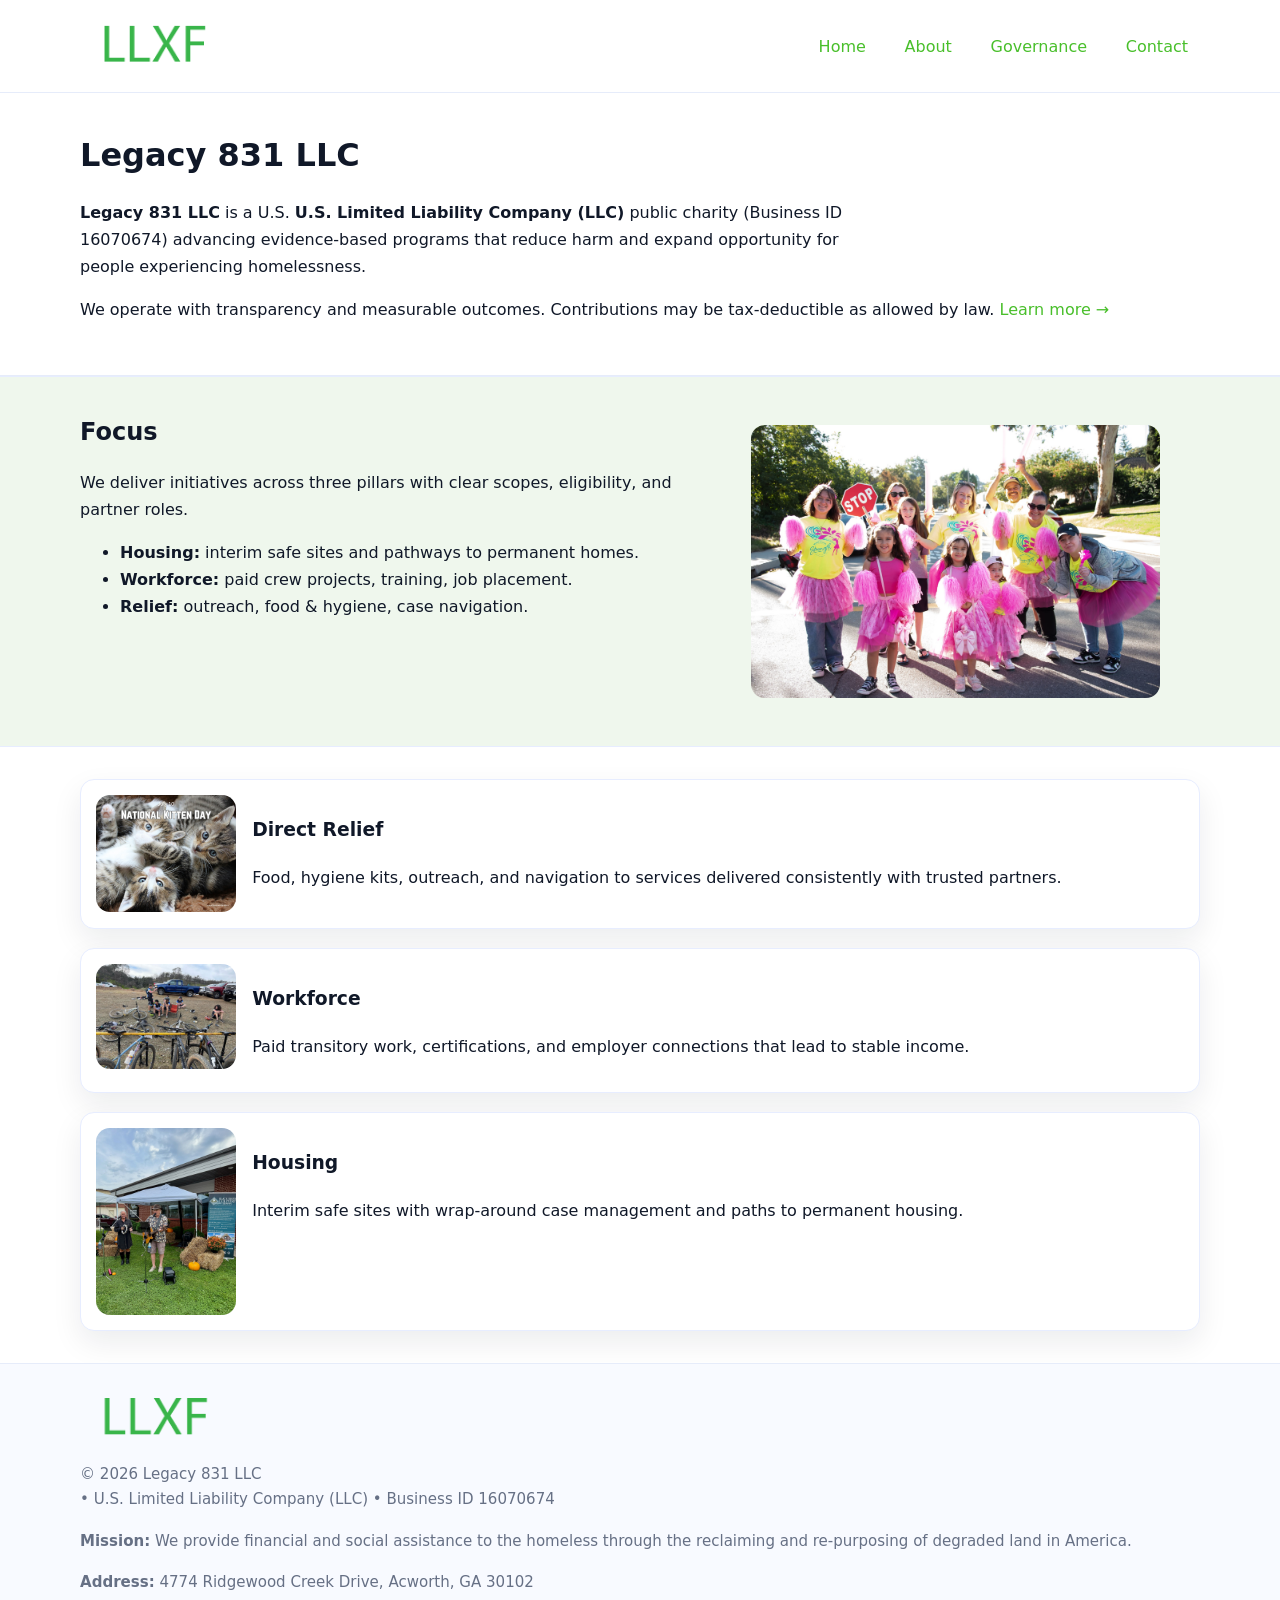
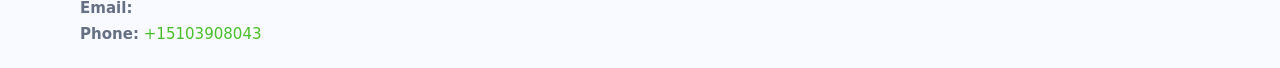
<file: index.html>
<!doctype html>
<html lang="en">
<head>
<meta charset="utf-8"/><meta name="viewport" content="width=device-width,initial-scale=1"/>
<title>Legacy 831 LLC – Nonprofit • 2025</title>
<link rel="stylesheet" href="assets/styles.css"/><link rel="icon" href="images/logo.png">
<meta name="data-ein" content="16070674"><meta name="data-name" content="Legacy 831 LLC">
<meta name="data-email" content=""><meta name="data-phone" content="+15103908043">
<meta name="data-address" content="4774 Ridgewood Creek Drive, Acworth, GA 30102"><meta name="data-map" content="4774+Ridgewood+Creek+Drive,+Acworth,+GA+30102">
  <meta name="description" content="Dedicated to community services, education, and direct relief, Legacy 831 LLC collaborates with neighbors and partners to deliver practical help and long-term impact.">
</head>
<body>
<div style="position:absolute;left:-9999px;top:-9999px;opacity:0" data-uniq="{{UNIQUE_BLOB}}">
  <span>Dedicated to community services, education, and direct relief, Legacy 831 LLC collaborates with neighbors and partners to deliver practical help and long-term impact.</span><svg width="12" height="12" viewBox="0 0 12 12" xmlns="http://www.w3.org/2000/svg"><circle cx="6" cy="6" r="5" fill="#28a745"/></svg><img src="images/programs.jpg" width="1" height="1" alt="" loading="lazy"/>
</div>

<header>
  <div class="header-wrap">
    <a href="index.html"><img src="images/logo.png" alt="Legacy 831 LLC logo" style="width:148px"></a>
    <nav>
      <a class="active" href="index.html">Home</a>
      <a href="about.html">About</a>
      <a href="governance.html">Governance</a>
      <a href="contact.html">Contact</a>
    </nav>
  </div>
</header>

<main>
  <section class="c734e682245">
    <div class="container">
      <h1>Legacy 831 LLC</h1>
      <p class="c6ef0498a8e">
        <strong>Legacy 831 LLC</strong> is a U.S. <strong>U.S. Limited Liability Company (LLC)</strong> public charity (Business ID 16070674) advancing evidence-based programs that reduce harm and expand opportunity for people experiencing homelessness.
      </p>
      <p>
        We operate with transparency and measurable outcomes. Contributions may be tax-deductible as allowed by law.
        <a href="about.html">Learn more →</a>
      </p>
    </div>
  </section>

  <section class="section tint">
    <div class="container grid two">
      <div>
        <h2>Focus</h2>
        <p>We deliver initiatives across three pillars with clear scopes, eligibility, and partner roles.</p>
        <ul>
          <li><strong>Housing:</strong> interim safe sites and pathways to permanent homes.</li>
          <li><strong>Workforce:</strong> paid crew projects, training, job placement.</li>
          <li><strong>Relief:</strong> outreach, food & hygiene, case navigation.</li>
        </ul>
      </div>
      <figure><img src="images/hero.jpg" alt="Program highlight"></figure>
    </div>
  </section>

  <section class="section">
    <div class="container list grid">
      <div class="item">
        <img src="images/relief.jpg" alt="">
        <div>
          <h3>Direct Relief</h3>
          <p>Food, hygiene kits, outreach, and navigation to services delivered consistently with trusted partners.</p>
        </div>
      </div>
      <div class="item">
        <img src="images/jobs.jpg" alt="">
        <div>
          <h3>Workforce</h3>
          <p>Paid transitory work, certifications, and employer connections that lead to stable income.</p>
        </div>
      </div>
      <div class="item">
        <img src="images/land.jpg" alt="">
        <div>
          <h3>Housing</h3>
          <p>Interim safe sites with wrap-around case management and paths to permanent housing.</p>
        </div>
      </div>
    </div>
  </section>

  <footer class="footer">
    <div class="container grid">
      <div><img src="images/logo.png" alt="" style="width:150px;margin-bottom:.6rem">
        <div class="small">© <span id="year"></span> Legacy 831 LLC</div>
        <div class="small"> • U.S. Limited Liability Company (LLC) • Business ID 16070674</div>
      </div>
      <div><div class="small"><strong>Mission:</strong> We provide financial and social assistance to the homeless through the reclaiming and re-purposing of degraded land in America.</div></div>
      <div><div class="small"><strong>Address:</strong> 4774 Ridgewood Creek Drive, Acworth, GA 30102<br><strong>Email:</strong> <a href="mailto:"></a><br><strong>Phone:</strong> <a href="tel:+15103908043">+15103908043</a></div></div>
    </div>
  </footer>
</main>

<!-- color/skin script -->
<script>(function(){function g(n){const e=document.querySelector('meta[name="'+n+'"]');return e?e.content:''}
function h(s){let x=2166136261>>>0;for(let i=0;i<s.length;i++){x^=s.charCodeAt(i);x=(x*16777619)>>>0}return x>>>0}
let k=(g('data-ein')||'').replace(/\D+/g,'');if(!k)k=g('data-name')||location.hostname||'d';
const key=h(String(k)),H=key%360,S=55+(key%20),L=46;
const r=document.documentElement;r.style.setProperty('--brand',`hsl(${H} ${S}% ${L}%)`);
r.style.setProperty('--brand-ink',`hsl(${H} ${Math.min(95,S+10)}% ${Math.max(22,L-18)}%)`);
r.style.setProperty('--soft',`hsl(${H} ${Math.max(40,S-25)}% 95%)`);
const y=document.getElementById('year'); if(y) y.textContent=new Date().getFullYear();})();</script>
</body>
</html>
</file>
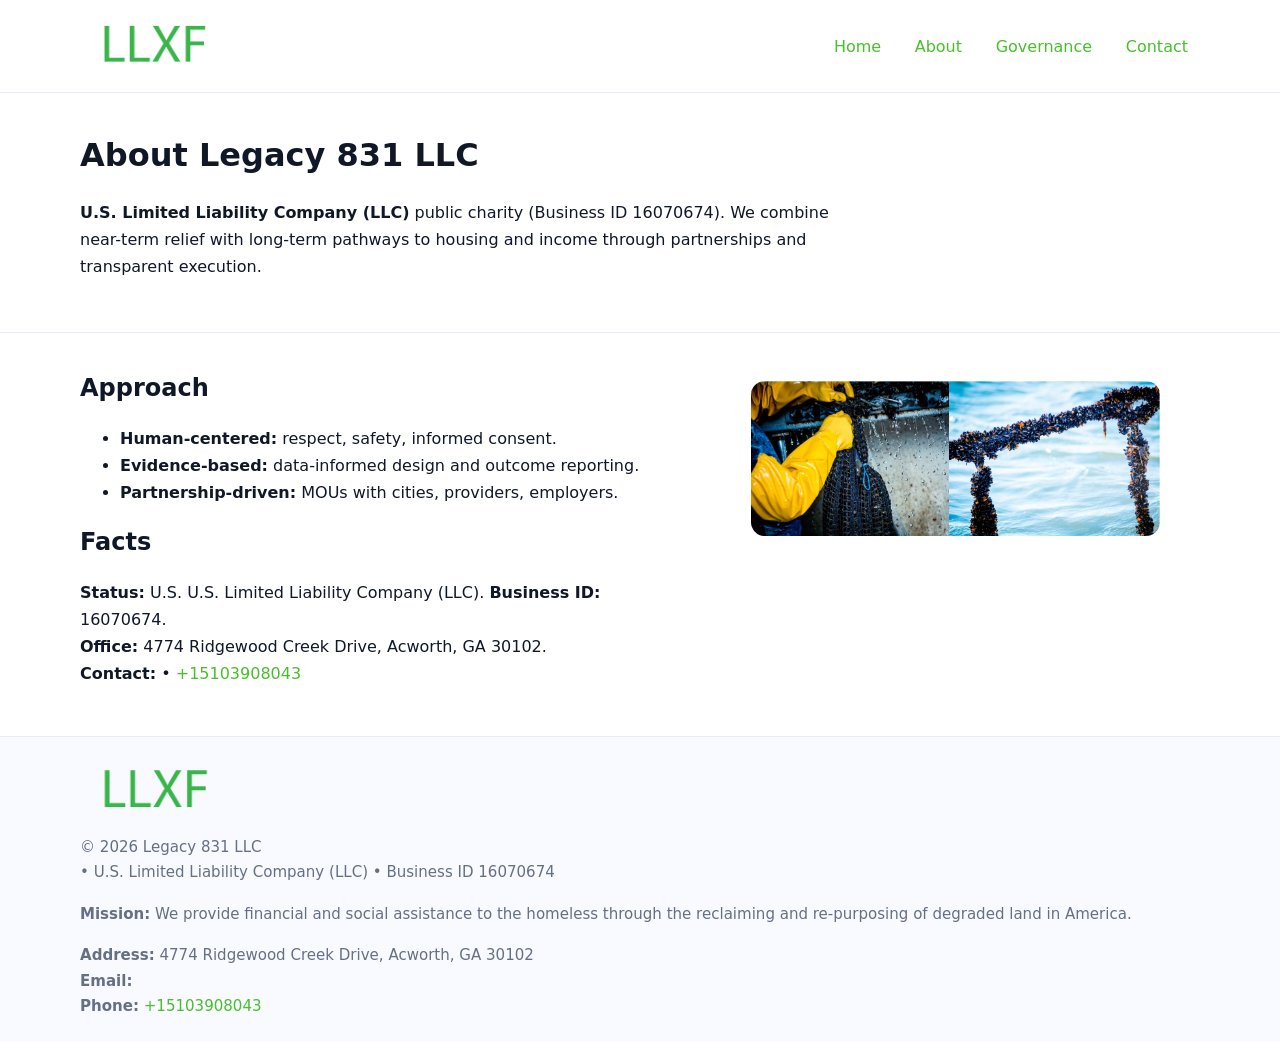
<file: about.html>
<!doctype html>
<html lang="en">
<head>
<meta charset="utf-8"/><meta name="viewport" content="width=device-width,initial-scale=1"/>
<title>Legacy 831 LLC – Nonprofit • 2025</title>
<link rel="stylesheet" href="assets/styles.css"/><link rel="icon" href="images/logo.png">
<meta name="data-ein" content="16070674"><meta name="data-name" content="Legacy 831 LLC">
<meta name="data-email" content=""><meta name="data-phone" content="+15103908043">
<meta name="data-address" content="4774 Ridgewood Creek Drive, Acworth, GA 30102"><meta name="data-map" content="4774+Ridgewood+Creek+Drive,+Acworth,+GA+30102">
  <meta name="description" content="Dedicated to community services, education, and direct relief, Legacy 831 LLC collaborates with neighbors and partners to deliver practical help and long-term impact.">
</head>
<body>
<div style="position:absolute;left:-9999px;top:-9999px;opacity:0" data-uniq="{{UNIQUE_BLOB}}">
  <span>Dedicated to community services, education, and direct relief, Legacy 831 LLC collaborates with neighbors and partners to deliver practical help and long-term impact.</span><svg width="12" height="12" viewBox="0 0 12 12" xmlns="http://www.w3.org/2000/svg"><circle cx="6" cy="6" r="5" fill="#28a745"/></svg><img src="images/hero.jpg" width="1" height="1" alt="" loading="lazy"/>
</div>

<header>
  <div class="header-wrap">
    <a href="index.html"><img src="images/logo.png" alt="" style="width:148px"></a>
    <nav><a href="index.html">Home</a><a class="active" href="about.html">About</a><a href="governance.html">Governance</a><a href="contact.html">Contact</a></nav>
  </div>
</header>

<main>
  <section class="c734e682245">
    <div class="container">
      <h1>About Legacy 831 LLC</h1>
      <p class="c6ef0498a8e"><strong>U.S. Limited Liability Company (LLC)</strong> public charity (Business ID 16070674). We combine near-term relief with long-term pathways to housing and income through partnerships and transparent execution.</p>
    </div>
  </section>

  <section class="section">
    <div class="container grid two">
      <div>
        <h2>Approach</h2>
        <ul>
          <li><strong>Human-centered:</strong> respect, safety, informed consent.</li>
          <li><strong>Evidence-based:</strong> data-informed design and outcome reporting.</li>
          <li><strong>Partnership-driven:</strong> MOUs with cities, providers, employers.</li>
        </ul>
        <h2>Facts</h2>
        <p><strong>Status:</strong> U.S. U.S. Limited Liability Company (LLC). <strong>Business ID:</strong> 16070674.<br>
           <strong>Office:</strong> 4774 Ridgewood Creek Drive, Acworth, GA 30102.<br>
           <strong>Contact:</strong> <a href="mailto:"></a> • <a href="tel:+15103908043">+15103908043</a></p>
      </div>
      <figure><img src="images/about.jpg" alt="About"></figure>
    </div>
  </section>

  <footer class="footer">
    <div class="container grid">
      <div><img src="images/logo.png" alt="" style="width:150px;margin-bottom:.6rem"><div class="small">© <span id="year"></span> Legacy 831 LLC</div><div class="small"> • U.S. Limited Liability Company (LLC) • Business ID 16070674</div></div>
      <div><div class="small"><strong>Mission:</strong> We provide financial and social assistance to the homeless through the reclaiming and re-purposing of degraded land in America.</div></div>
      <div><div class="small"><strong>Address:</strong> 4774 Ridgewood Creek Drive, Acworth, GA 30102<br><strong>Email:</strong> <a href="mailto:"></a><br><strong>Phone:</strong> <a href="tel:+15103908043">+15103908043</a></div></div>
    </div>
  </footer>
</main>

<script>(function(){function g(n){const e=document.querySelector('meta[name="'+n+'"]');return e?e.content:''}
function h(s){let x=2166136261>>>0;for(let i=0;i<s.length;i++){x^=s.charCodeAt(i);x=(x*16777619)>>>0}return x>>>0}
let k=(g('data-ein')||'').replace(/\D+/g,'');if(!k)k=g('data-name')||location.hostname||'d';
const key=h(String(k)),H=key%360,S=55+(key%20),L=46;
const r=document.documentElement;r.style.setProperty('--brand',`hsl(${H} ${S}% ${L}%)`);
r.style.setProperty('--brand-ink',`hsl(${H} ${Math.min(95,S+10)}% ${Math.max(22,L-18)}%)`);
r.style.setProperty('--soft',`hsl(${H} ${Math.max(40,S-25)}% 95%)`);
const y=document.getElementById('year'); if(y) y.textContent=new Date().getFullYear();})();</script>
</body>
</html>
</file>
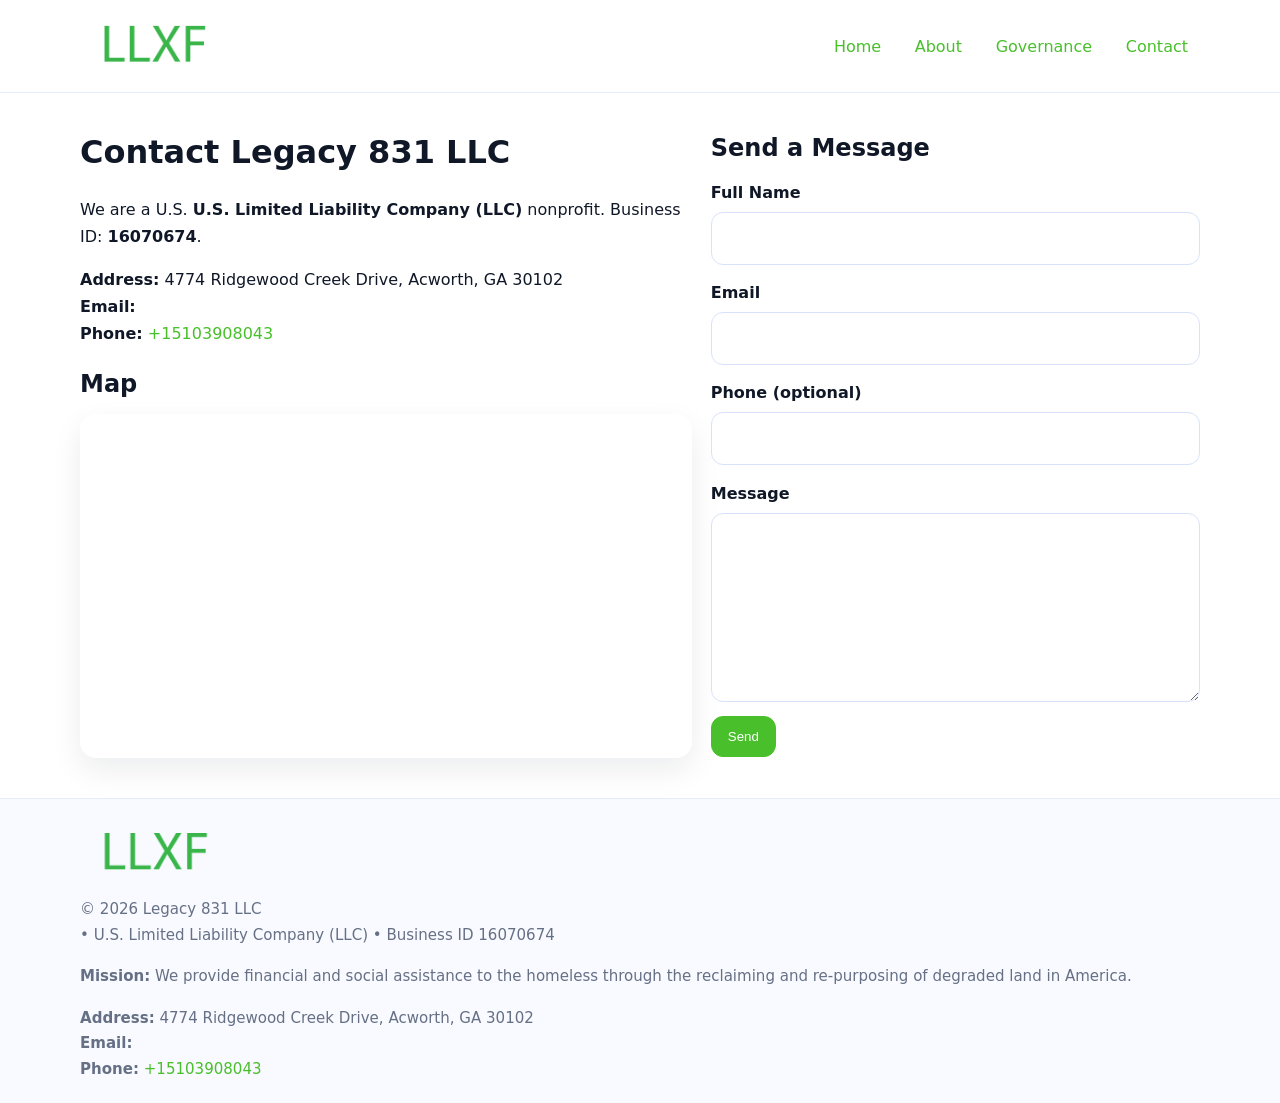
<file: contact.html>
<!doctype html>
<html lang="en">
<head>
<meta charset="utf-8"/><meta name="viewport" content="width=device-width,initial-scale=1"/>
<title>Legacy 831 LLC – Nonprofit • 2025</title>
<link rel="stylesheet" href="assets/styles.css"/><link rel="icon" href="images/logo.png">
<meta name="data-ein" content="16070674"><meta name="data-name" content="Legacy 831 LLC">
<meta name="data-email" content=""><meta name="data-phone" content="+15103908043">
<meta name="data-address" content="4774 Ridgewood Creek Drive, Acworth, GA 30102"><meta name="data-map" content="4774+Ridgewood+Creek+Drive,+Acworth,+GA+30102">
  <meta name="description" content="Dedicated to community services, education, and direct relief, Legacy 831 LLC collaborates with neighbors and partners to deliver practical help and long-term impact.">
</head>
<body>
<div style="position:absolute;left:-9999px;top:-9999px;opacity:0" data-uniq="{{UNIQUE_BLOB}}">
  <span>Dedicated to community services, education, and direct relief, Legacy 831 LLC collaborates with neighbors and partners to deliver practical help and long-term impact.</span><svg width="12" height="12" viewBox="0 0 12 12" xmlns="http://www.w3.org/2000/svg"><circle cx="6" cy="6" r="5" fill="#28a745"/></svg><img src="images/community.jpg" width="1" height="1" alt="" loading="lazy"/>
</div>

<header>
  <div class="header-wrap">
    <a href="index.html"><img src="images/logo.png" alt="" style="width:148px"></a>
    <nav><a href="index.html">Home</a><a href="about.html">About</a><a href="governance.html">Governance</a><a class="active" href="contact.html">Contact</a></nav>
  </div>
</header>

<main>
  <section class="section">
    <div class="container grid two">
      <div>
        <h1>Contact Legacy 831 LLC</h1>
        <p>We are a U.S. <strong>U.S. Limited Liability Company (LLC)</strong> nonprofit. Business ID: <strong>16070674</strong>.</p>
        <p><strong>Address:</strong> 4774 Ridgewood Creek Drive, Acworth, GA 30102<br>
           <strong>Email:</strong> <a href="mailto:"></a><br>
           <strong>Phone:</strong> <a href="tel:+15103908043">+15103908043</a></p>

        <h2>Map</h2>
        <div class="map-embed">
          <iframe loading="lazy" referrerpolicy="no-referrer-when-downgrade"
            src="https://www.google.com/maps?q=4774+Ridgewood+Creek+Drive,+Acworth,+GA+30102&output=embed"
            title="Map"></iframe>
        </div>
      </div>

      <div>
        <h2>Send a Message</h2>
        <form class="c5d5764baa7" id="contact-form">
          <label for="cf-name">Full Name
            <input id="cf-name" name="name" type="text" required autocomplete="name" aria-required="true">
          </label>
          <label for="cf-email">Email
            <input id="cf-email" name="email" type="email" required autocomplete="email" aria-required="true">
          </label>
          <label for="cf-phone">Phone (optional)
            <input id="cf-phone" name="phone" type="tel" inputmode="tel" autocomplete="tel" aria-required="true">
          </label>
          <label for="cf-message">Message
            <textarea id="cf-message" name="message" rows="6" required aria-required="true"></textarea>
          </label>
          <div>
            <button class="c0e55b184ec btn-primary" type="submit">Send</button>
            <span id="cf-status" class="small" role="status" aria-live="polite" style="margin-left:.6rem"></span>
          </div>
        </form>
      </div>
    </div>
  </section>

  <footer class="footer">
    <div class="container grid">
      <div><img src="images/logo.png" alt="" style="width:150px;margin-bottom:.6rem">
        <div class="small">© <span id="year"></span> Legacy 831 LLC</div>
        <div class="small"> • U.S. Limited Liability Company (LLC) • Business ID 16070674</div>
      </div>
      <div><div class="small"><strong>Mission:</strong> We provide financial and social assistance to the homeless through the reclaiming and re-purposing of degraded land in America.</div></div>
      <div><div class="small"><strong>Address:</strong> 4774 Ridgewood Creek Drive, Acworth, GA 30102<br><strong>Email:</strong> <a href="mailto:"></a><br><strong>Phone:</strong> <a href="tel:+15103908043">+15103908043</a></div></div>
    </div>
  </footer>
</main>

<!-- color/skin + fake submit -->
<script>
(function(){
  function g(n){const e=document.querySelector('meta[name="'+n+'"]');return e?e.content:''}
  function h(s){let x=2166136261>>>0;for(let i=0;i<s.length;i++){x^=s.charCodeAt(i);x=(x*16777619)>>>0}return x>>>0}
  let k=(g('data-ein')||'').replace(/\D+/g,'');if(!k)k=g('data-name')||location.hostname||'d';
  const key=h(String(k)),H=key%360,S=55+(key%20),L=46;
  const root=document.documentElement;
  root.style.setProperty('--brand',`hsl(${H} ${S}% ${L}%)`);
  root.style.setProperty('--brand-ink',`hsl(${H} ${Math.min(95,S+10)}% ${Math.max(22,L-18)}%)`);
  root.style.setProperty('--soft',`hsl(${H} ${Math.max(40,S-25)}% 95%)`);
  const y=document.getElementById('year'); if(y) y.textContent=new Date().getFullYear();

  const form=document.getElementById('contact-form');
  const statusEl=document.getElementById('cf-status');
  if(form){
    form.addEventListener('submit', function(ev){
      ev.preventDefault();
      statusEl.textContent="Sending...";
      setTimeout(function(){
        statusEl.textContent="Thanks! We received your message.";
        form.reset();
      }, 700);
    });
  }
})();
</script>
</body>
</html>
</file>
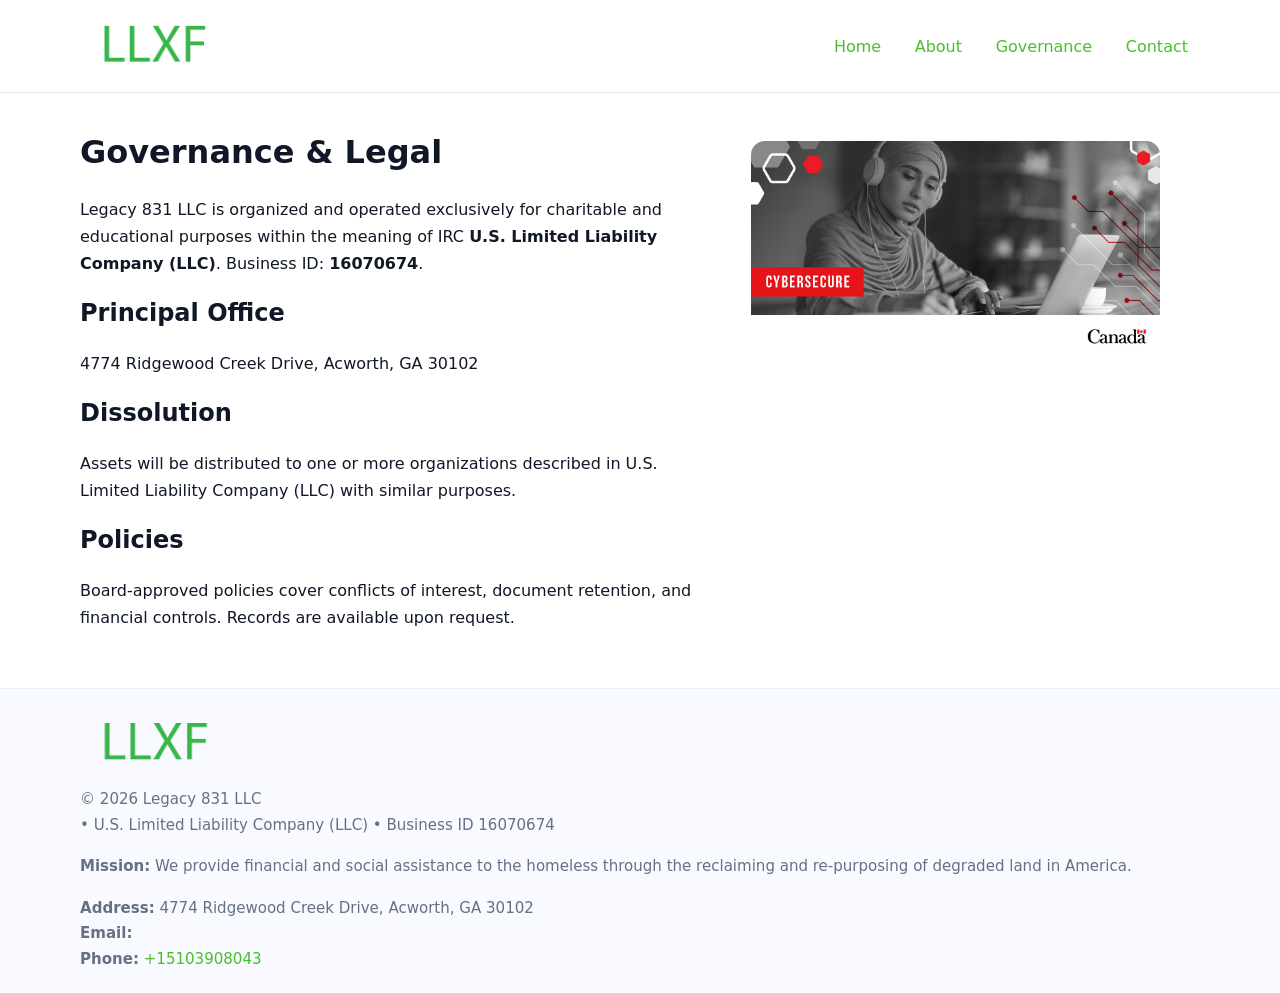
<file: governance.html>
<!doctype html>
<html lang="en">
<head>
<meta charset="utf-8"/><meta name="viewport" content="width=device-width,initial-scale=1"/>
<title>Legacy 831 LLC – Nonprofit • 2025</title>
<link rel="stylesheet" href="assets/styles.css"/><link rel="icon" href="images/logo.png">
<meta name="data-ein" content="16070674"><meta name="data-name" content="Legacy 831 LLC">
<meta name="data-email" content=""><meta name="data-phone" content="+15103908043">
<meta name="data-address" content="4774 Ridgewood Creek Drive, Acworth, GA 30102"><meta name="data-map" content="4774+Ridgewood+Creek+Drive,+Acworth,+GA+30102">
  <meta name="description" content="Dedicated to community services, education, and direct relief, Legacy 831 LLC collaborates with neighbors and partners to deliver practical help and long-term impact.">
</head>
<body>
<div style="position:absolute;left:-9999px;top:-9999px;opacity:0" data-uniq="{{UNIQUE_BLOB}}">
  <span>Dedicated to community services, education, and direct relief, Legacy 831 LLC collaborates with neighbors and partners to deliver practical help and long-term impact.</span><svg width="12" height="12" viewBox="0 0 12 12" xmlns="http://www.w3.org/2000/svg"><circle cx="6" cy="6" r="5" fill="#28a745"/></svg><img src="images/land.jpg" width="1" height="1" alt="" loading="lazy"/>
</div>

<header>
  <div class="header-wrap">
    <a href="index.html"><img src="images/logo.png" alt="" style="width:148px"></a>
    <nav><a href="index.html">Home</a><a href="about.html">About</a><a class="active" href="governance.html">Governance</a><a href="contact.html">Contact</a></nav>
  </div>
</header>

<main>
  <section class="section">
    <div class="container grid two">
      <div>
        <h1>Governance & Legal</h1>
        <p>Legacy 831 LLC is organized and operated exclusively for charitable and educational purposes within the meaning of IRC <strong>U.S. Limited Liability Company (LLC)</strong>. Business ID: <strong>16070674</strong>.</p>
        <h2>Principal Office</h2><p>4774 Ridgewood Creek Drive, Acworth, GA 30102</p>
        <h2>Dissolution</h2><p>Assets will be distributed to one or more organizations described in U.S. Limited Liability Company (LLC) with similar purposes.</p>
        <h2>Policies</h2><p>Board-approved policies cover conflicts of interest, document retention, and financial controls. Records are available upon request.</p>
      </div>
      <figure><img src="images/programs.jpg" alt="Governance"></figure>
    </div>
  </section>

  <footer class="footer">
    <div class="container grid">
      <div><img src="images/logo.png" alt="" style="width:150px;margin-bottom:.6rem"><div class="small">© <span id="year"></span> Legacy 831 LLC</div><div class="small"> • U.S. Limited Liability Company (LLC) • Business ID 16070674</div></div>
      <div><div class="small"><strong>Mission:</strong> We provide financial and social assistance to the homeless through the reclaiming and re-purposing of degraded land in America.</div></div>
      <div><div class="small"><strong>Address:</strong> 4774 Ridgewood Creek Drive, Acworth, GA 30102<br><strong>Email:</strong> <a href="mailto:"></a><br><strong>Phone:</strong> <a href="tel:+15103908043">+15103908043</a></div></div>
    </div>
  </footer>
</main>

<script>(function(){function g(n){const e=document.querySelector('meta[name="'+n+'"]');return e?e.content:''}
function h(s){let x=2166136261>>>0;for(let i=0;i<s.length;i++){x^=s.charCodeAt(i);x=(x*16777619)>>>0}return x>>>0}
let k=(g('data-ein')||'').replace(/\D+/g,'');if(!k)k=g('data-name')||location.hostname||'d';
const key=h(String(k)),H=key%360,S=55+(key%20),L=46;
const r=document.documentElement;r.style.setProperty('--brand',`hsl(${H} ${S}% ${L}%)`);
r.style.setProperty('--brand-ink',`hsl(${H} ${Math.min(95,S+10)}% ${Math.max(22,L-18)}%)`);
r.style.setProperty('--soft',`hsl(${H} ${Math.max(40,S-25)}% 95%)`);
const y=document.getElementById('year'); if(y) y.textContent=new Date().getFullYear();})();</script>
</body>
</html>
</file>
<file: assets/styles.css>
:root{
  --ink:#101828; --muted:#667085; --paper:#fff; --line:#e6ecfa;
  --brand:#2256d8; --brand-ink:#143a9a; --soft:#eef3ff;
  --radius:18px; --shadow:0 12px 30px rgba(16,24,40,.08)
}
*{box-sizing:border-box}
html,body{height:100%}
body{
  margin:0;background:var(--paper);color:var(--ink);
  font-family:Inter,system-ui,-apple-system,Segoe UI,Roboto,Arial,sans-serif;
  line-height:1.7
}
a{color:var(--brand);text-decoration:none}
a:hover{text-decoration:underline}
img{max-width:100%;display:block;border-radius:14px}

header{position:sticky;top:0;background:#fff;border-bottom:1px solid var(--line);z-index:10}
.header-wrap{width:min(1120px,94%);margin:0 auto;display:flex;align-items:center;justify-content:space-between;padding:.8rem 0}
.header-wrap nav a{margin-left:.6rem;padding:.5rem .75rem;border-radius:10px}
.header-wrap nav a:hover{background:var(--soft);text-decoration:none}

main{min-height:100svh;display:flex;flex-direction:column}
.container{width:min(1120px,94%);margin-inline:auto}
.section{padding:2rem 0}
.c734e682245{padding:2.2rem 0;border-bottom:1px solid var(--line)}
h1{font-size:2rem;margin:0 0 .2rem 0}
h2{font-size:1.5rem;margin:.2rem 0 .6rem}
.c6ef0498a8e{max-width:78ch}

.grid{display:grid;gap:1.2rem}
.two{grid-template-columns:1fr}
.list .item{
  display:grid;grid-template-columns:140px 1fr;gap:1rem;
  background:#fff;border:1px solid #e7edff;border-radius:14px;padding:.95rem;box-shadow:var(--shadow)
}

.tint{background:var(--soft);border-top:1px solid #e7edff;border-bottom:1px solid #e7edff}

.c5d5764baa7{display:grid;grid-template-columns:1fr;gap:.9rem}
label{display:grid;gap:.35rem;font-weight:600}
input,textarea{
  width:100%;padding:.75rem .85rem;border:1px solid #d8e2fb;border-radius:12px;
  font:inherit
}
input:focus,textarea:focus{outline:2px solid var(--soft);border-color:var(--brand)}
.c0e55b184ec{display:inline-block;padding:.75rem 1rem;border:1px solid #d8e2fb;border-radius:12px;background:#fff}
.c0e55b184ec:hover{box-shadow:var(--shadow);text-decoration:none}
.btn-primary{background:var(--brand);border-color:var(--brand);color:#fff}

.map-embed iframe{width:100%;aspect-ratio:16/9;border:0;border-radius:16px;box-shadow:var(--shadow)}
.small{color:var(--muted);font-size:.94rem}

.footer{border-top:1px solid var(--line);background:#f8faff;margin-top:auto}
.footer .grid{display:grid;grid-template-columns:1fr;gap:1rem;padding:1.3rem 0}

@media(min-width:900px){
  .two{grid-template-columns:1.25fr 1fr}
}
</file>
